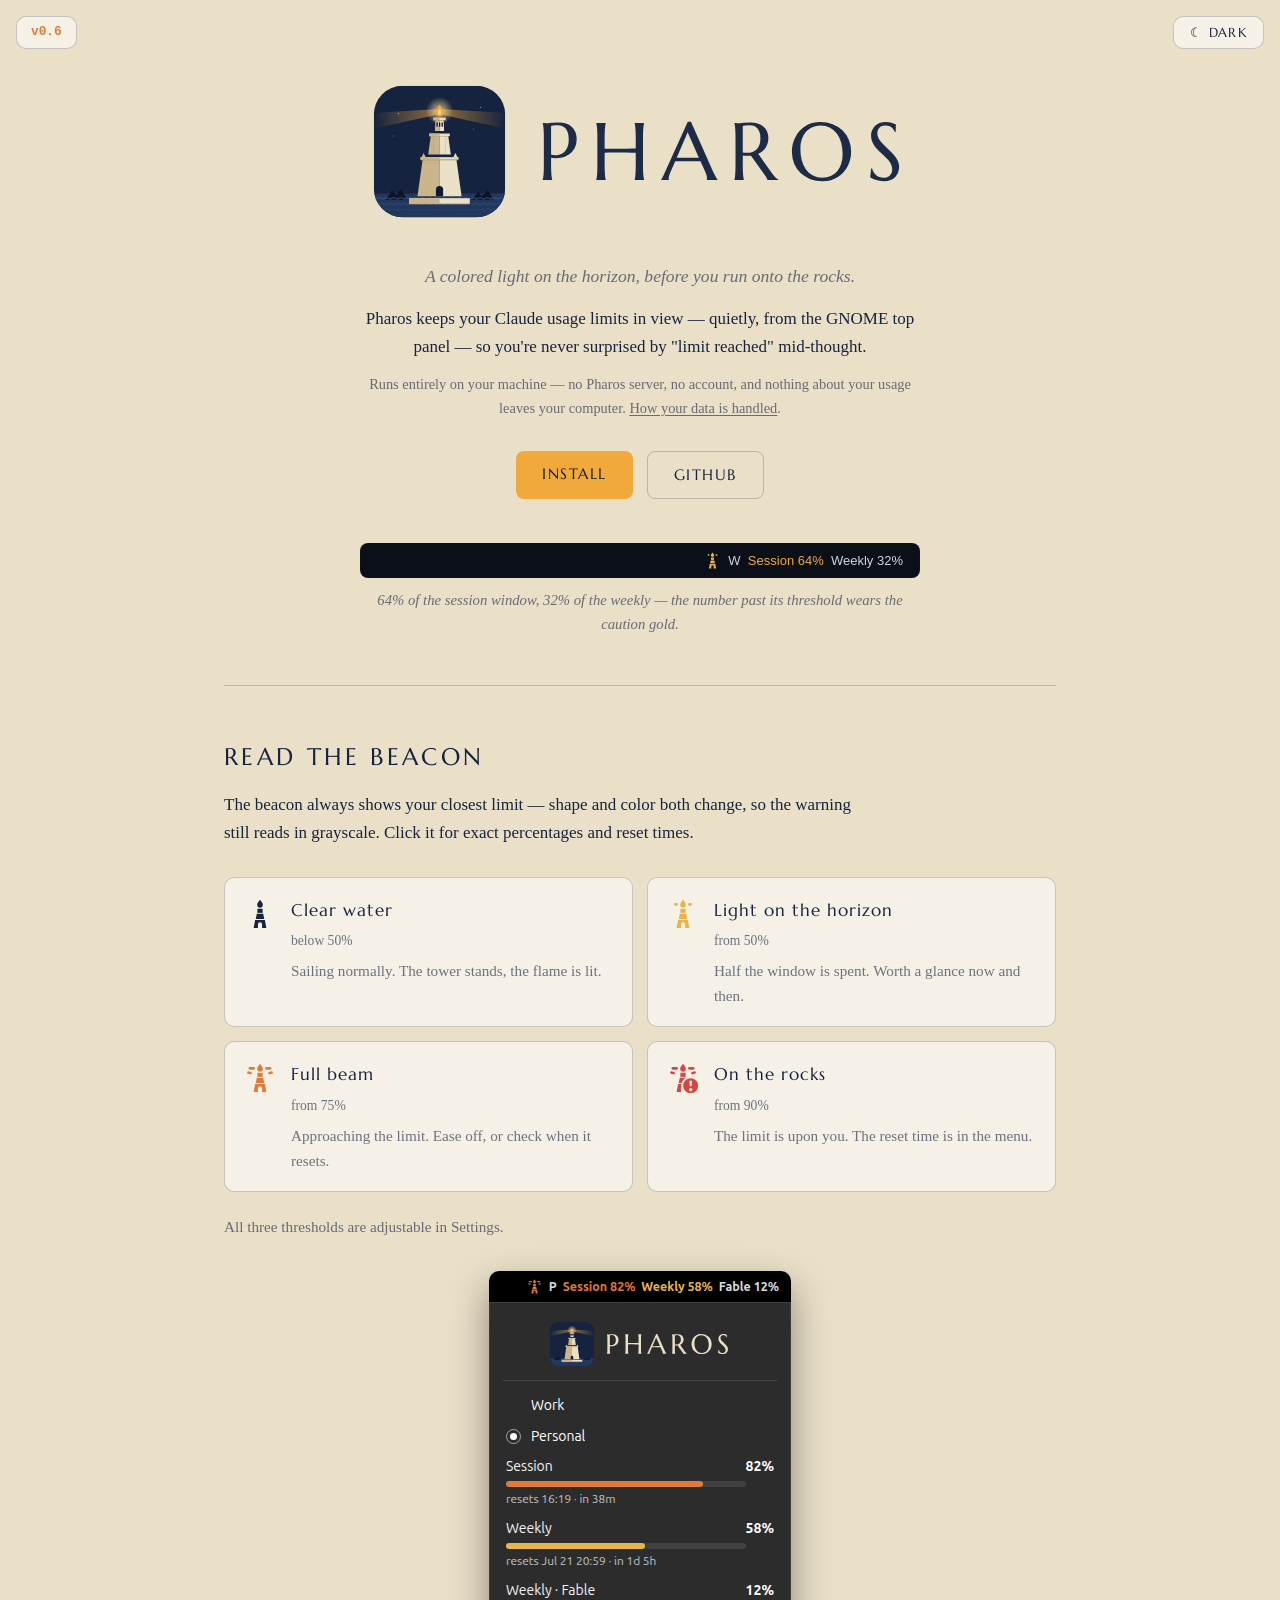
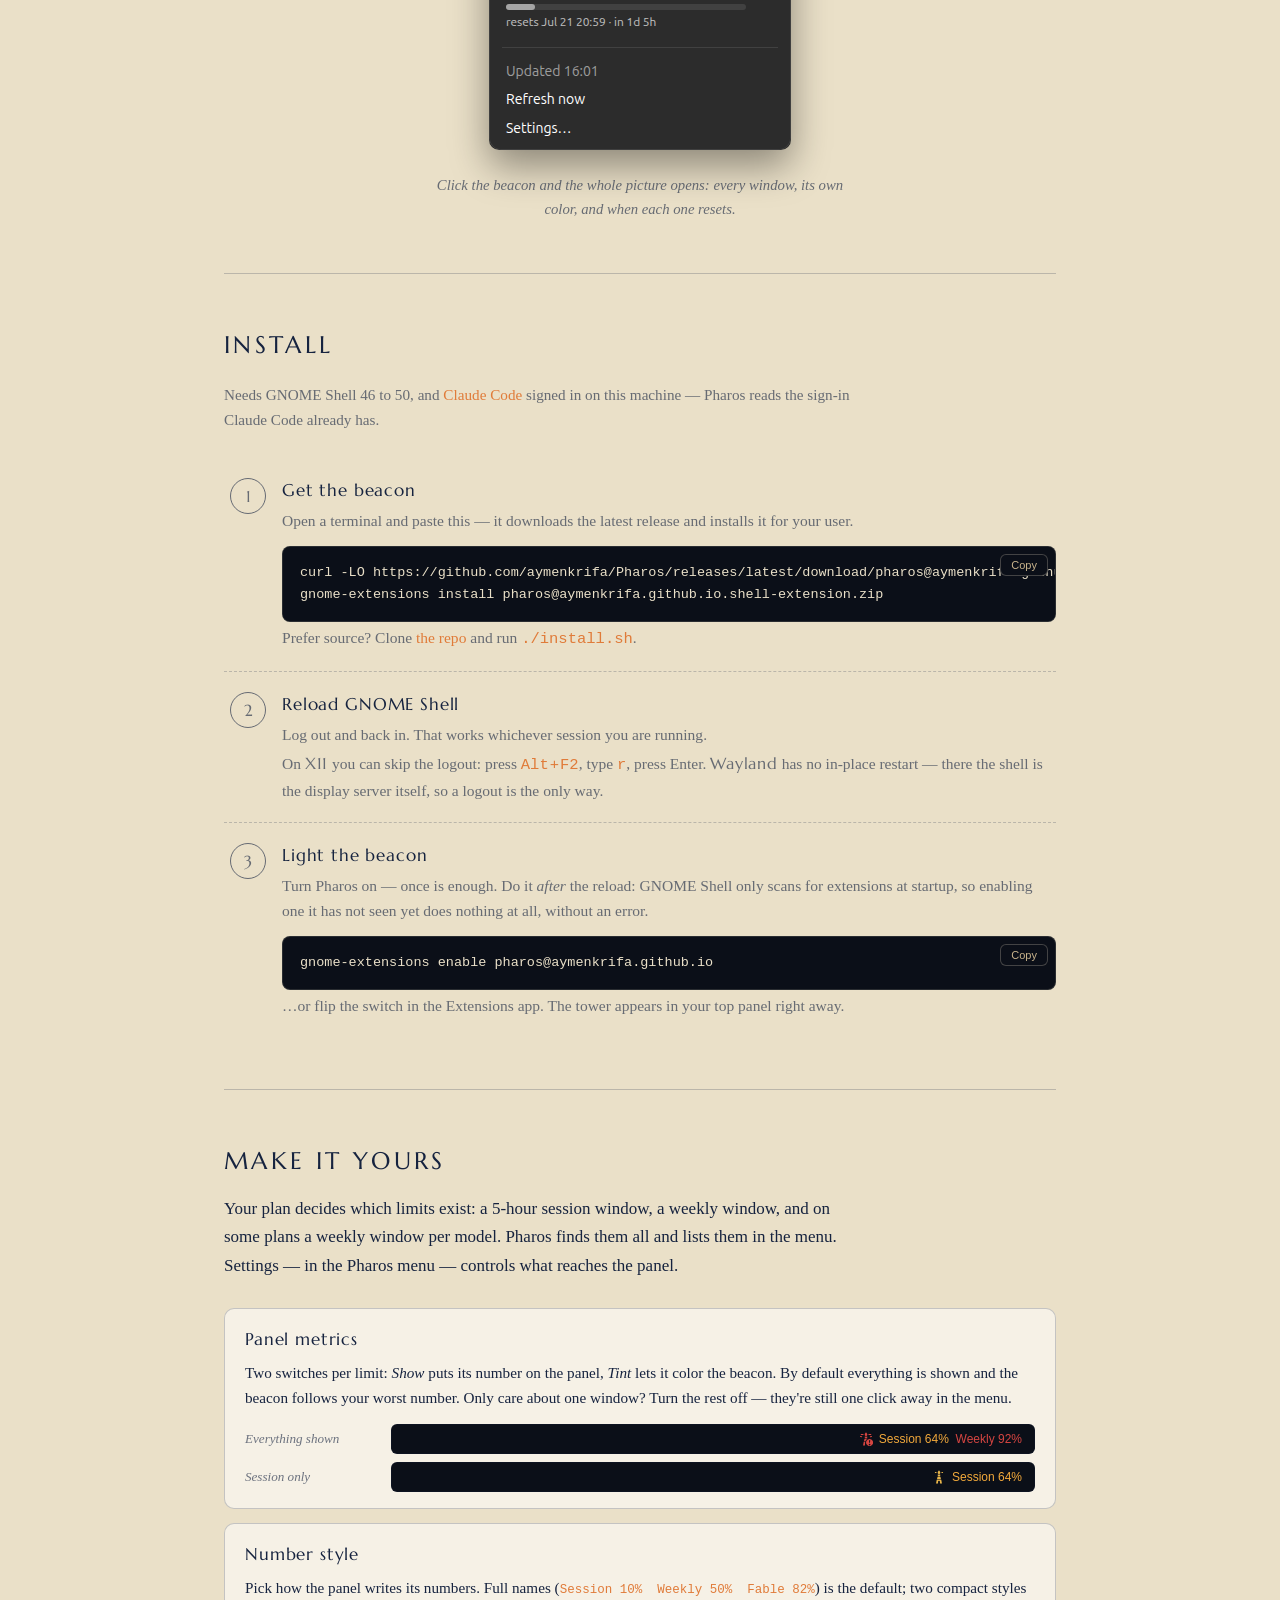
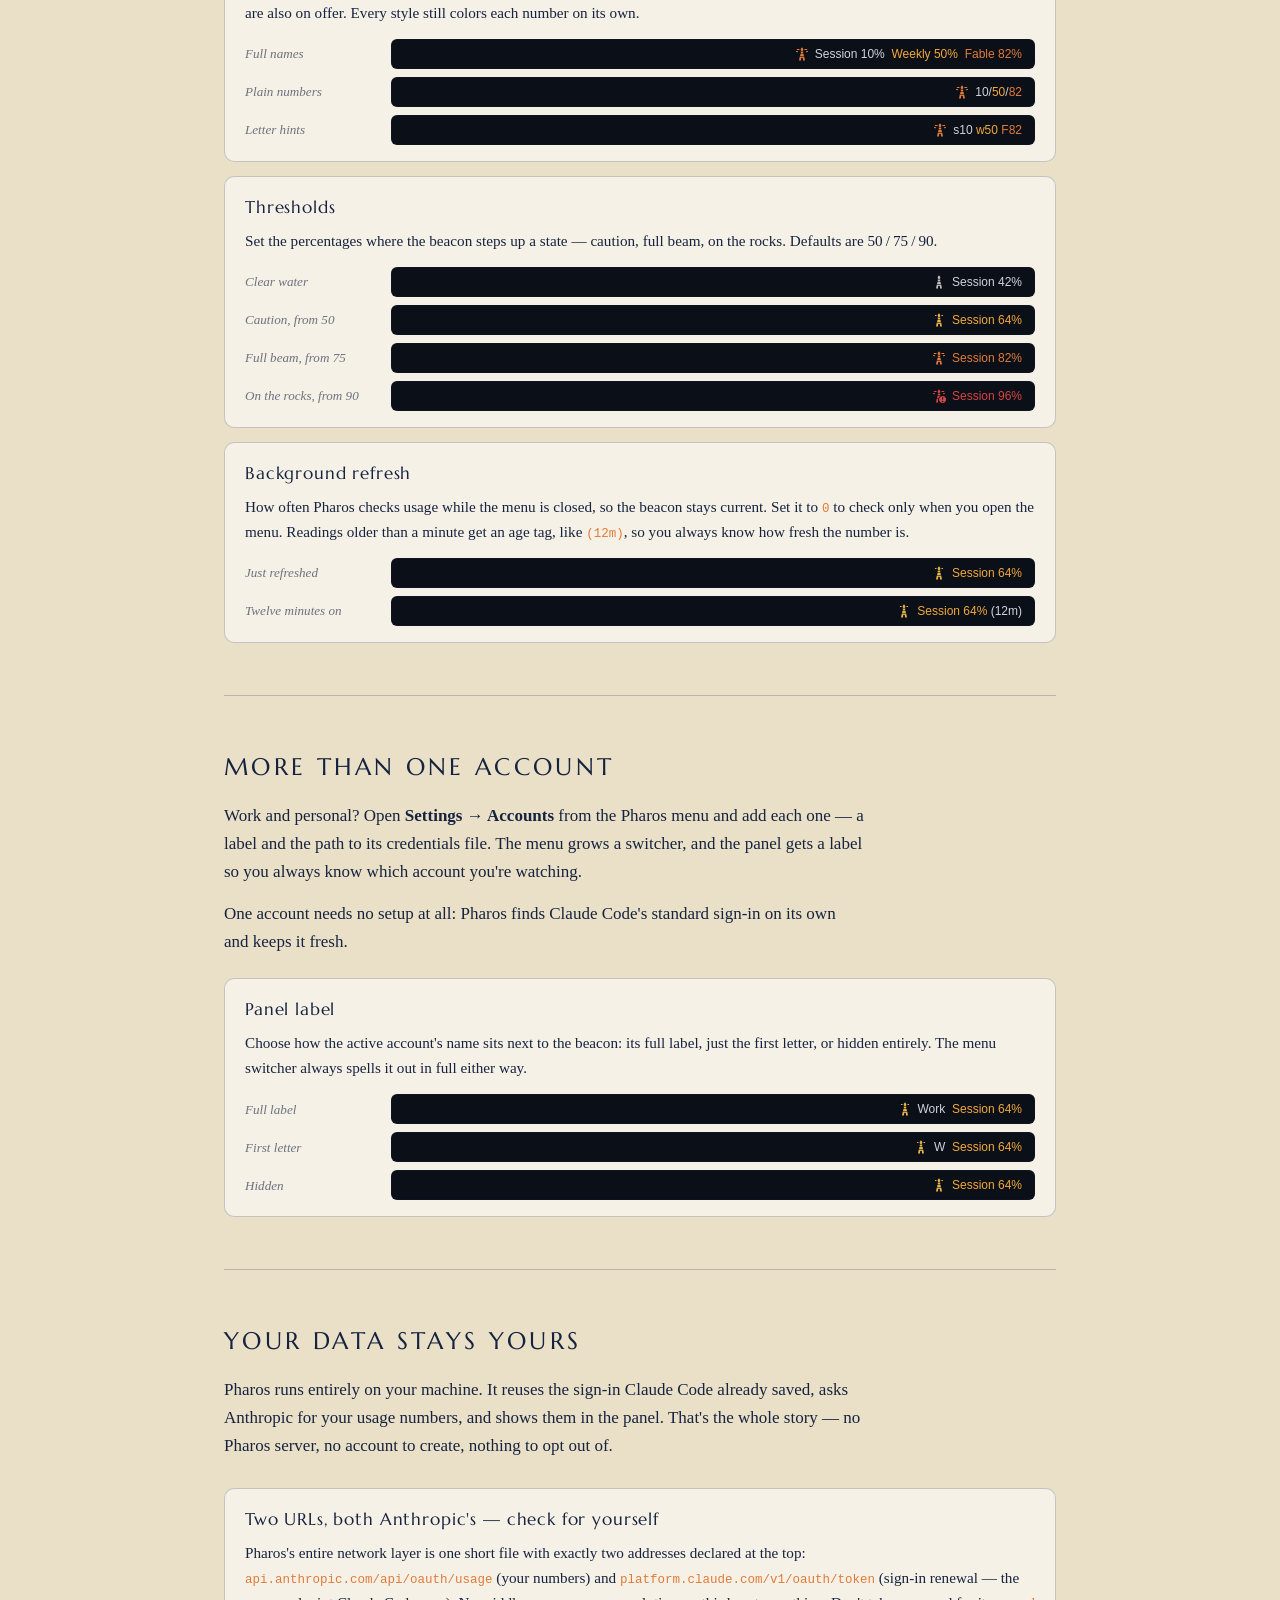
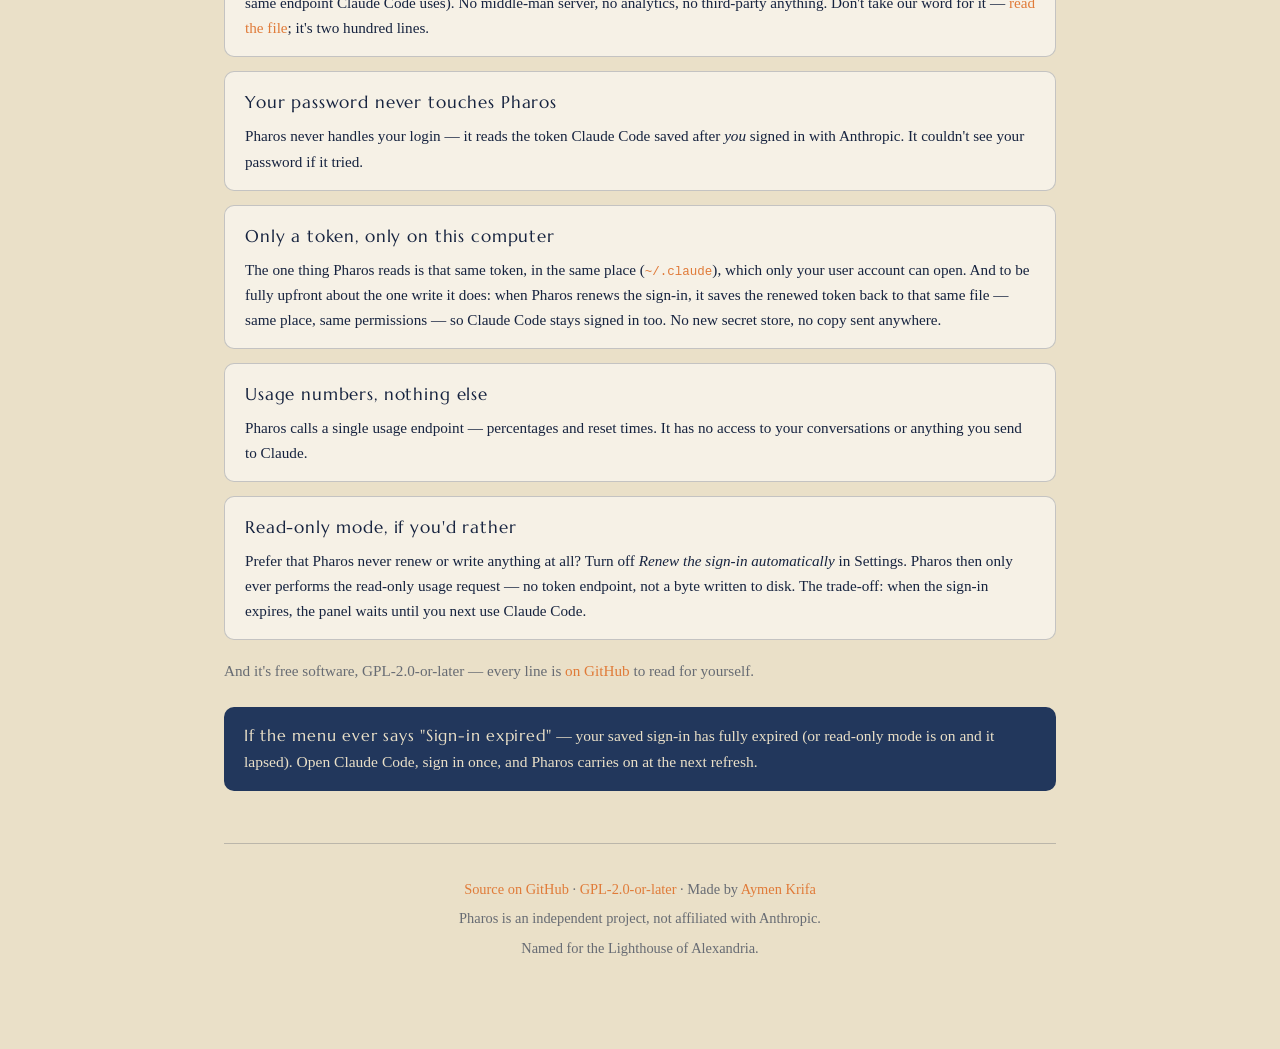
<file: docs/index.html>
<!DOCTYPE html>
<html lang="en">
<head>
<meta charset="utf-8">
<meta name="viewport" content="width=device-width, initial-scale=1">
<title>Pharos — your Claude usage, on the horizon</title>
<meta name="description" content="Pharos is a GNOME Shell extension that keeps your Claude 5-hour and 7-day usage limits in the top panel — a beacon that warns you before you run onto the rocks.">
<link rel="canonical" href="https://pharos.aymenkrifa.com/">
<link rel="icon" href="pharos-mark.svg" type="image/svg+xml">
<link rel="preconnect" href="https://fonts.googleapis.com">
<link href="https://fonts.googleapis.com/css2?family=Marcellus&display=swap" rel="stylesheet">
<script>
  // Apply the stored theme before first paint to avoid a flash.
  const t = localStorage.getItem('pharos-theme');
  if (t) document.documentElement.dataset.theme = t;
</script>
<style>
  :root {
    --night:#16233F; --night-2:#0F1930; --stone:#EAE0C8; --stone-s:#C9B48C;
    --gold:#F2A93B; --ember:#E07B39; --rocks:#D64541; --sea:#22375C;
    /* semantic tokens — dark by default */
    --bg: var(--night-2); --card: var(--night);
    --text: var(--stone); --muted: var(--stone-s);
    --line: rgba(234,224,200,.14); --code-bg: #0b0f18;
    --link: var(--gold);
    color-scheme: dark;
  }
  :root[data-theme="light"] {
    --bg: var(--stone); --card: rgba(255,255,255,.55);
    --text: var(--night); --muted: rgba(22,35,63,.62);
    --line: rgba(22,35,63,.22); --link: var(--ember);
    color-scheme: light;
  }
  @media (prefers-color-scheme: light) {
    :root:not([data-theme="dark"]) {
      --bg: var(--stone); --card: rgba(255,255,255,.55);
      --text: var(--night); --muted: rgba(22,35,63,.62);
      --line: rgba(22,35,63,.22); --link: var(--ember);
      color-scheme: light;
    }
  }

  /* theme-dependent image swaps */
  .only-light { display: none; }
  :root[data-theme="light"] .only-dark { display: none; }
  :root[data-theme="light"] .only-light { display: inline-block; }
  @media (prefers-color-scheme: light) {
    :root:not([data-theme="dark"]) .only-dark { display: none; }
    :root:not([data-theme="dark"]) .only-light { display: inline-block; }
  }

  * { box-sizing:border-box; margin:0; }
  html { scroll-behavior:smooth; }
  body {
    background:var(--bg); color:var(--text);
    font: 17px/1.65 Georgia, 'Times New Roman', serif;
  }
  h1,h2,h3 { font-family:'Marcellus', Georgia, serif; font-weight:400; letter-spacing:.08em; }
  h2 { font-size: 1.5rem; text-transform: uppercase; letter-spacing: .14em; }
  a { color: var(--link); text-decoration: none; }
  a:hover { text-decoration: underline; }
  main { max-width: 880px; margin: 0 auto; padding: 0 24px 80px; }

  #theme-toggle {
    position: fixed; top: 16px; right: 16px; z-index: 10;
    padding: 9px 16px; border-radius: 10px;
    border: 1px solid var(--line); background: var(--card); color: var(--text);
    font-family: 'Marcellus', Georgia, serif; font-size: .82rem;
    letter-spacing: .1em; text-transform: uppercase;
    cursor: pointer; line-height: 1;
  }
  #theme-toggle:hover { border-color: var(--muted); }

  /* Version reads like code, not prose: mono face + accent color so it's
     legible and actually catches the eye against the heading serif. */
  #ver-badge {
    position: fixed; top: 16px; left: 16px; z-index: 10;
    padding: 9px 14px; border-radius: 10px;
    border: 1px solid var(--line); background: var(--card); color: var(--link);
    font: 600 .8rem/1 'JetBrains Mono', 'Fira Mono', monospace;
    text-decoration: none;
  }
  #ver-badge:hover { border-color: var(--link); text-decoration: none; }

  .hero { padding: 72px 0 48px; text-align: center;
          border-bottom: 1px solid var(--line); }
  .hero img.lockup { max-width: 560px; width: 100%; height: auto; }
  .hero p.tag { margin-top: 22px; color: var(--muted); font-style: italic; font-size: 1.1rem; }
  .hero p.what { margin: 14px auto 0; max-width: 560px; }
  .hero p.assure { margin: 12px auto 0; max-width: 560px; color: var(--muted); font-size: .9rem; }
  .hero p.assure a { color: var(--muted); text-decoration: underline; text-underline-offset: 2px; }
  .hero p.assure a:hover { color: var(--text); }
  .cta { margin-top: 30px; display: flex; gap: 14px; justify-content: center; flex-wrap: wrap; }
  .cta a {
    display: inline-block; padding: 11px 26px; border-radius: 8px;
    font-family: 'Marcellus', Georgia, serif; letter-spacing: .1em; text-transform: uppercase;
    font-size: .92rem;
  }
  .cta a.primary { background: var(--gold); color: var(--night-2); }
  .cta a.primary:hover { text-decoration: none; filter: brightness(1.07); }
  .cta a.ghost { border: 1px solid var(--line); color: var(--text); }
  .cta a.ghost:hover { text-decoration: none; border-color: var(--muted); }

  /* simulated top bar — the GNOME bar is dark chrome in both themes */
  .panel-demo { margin: 44px auto 0; max-width: 560px; }
  .panel-demo .bar {
    background: #0b0f18; border-radius: 8px; padding: 8px 16px;
    display: flex; justify-content: flex-end; align-items: center; gap: 7px;
    font: 13px/1 'Cantarell', 'Segoe UI', sans-serif; color: var(--gold);
    border: 1px solid var(--line);
  }
  .panel-demo .bar img { width: 17px; height: 17px; display: block; }
  .panel-demo .caption { margin-top: 10px; color: var(--muted); font-size: .92rem; font-style: italic; }

  section { padding: 52px 0; border-bottom: 1px solid var(--line); }
  section > p { max-width: 640px; }
  .lede { margin-top: 14px; }

  /* settings cards */
  .opts { margin-top: 28px; display: grid; gap: 14px; }
  .opt {
    background: var(--card); border: 1px solid var(--line);
    border-radius: 10px; padding: 16px 20px;
  }
  .opt b { font-family: 'Marcellus', Georgia, serif; font-weight: 400; letter-spacing: .05em; }
  .opt p { margin-top: 6px; font-size: .95rem; }
  .opt code { font: 12.5px/1.5 'JetBrains Mono', 'Fira Mono', monospace; }

  /* miniatures of the top bar, one per settings card */
  .demos { margin-top: 14px; display: grid; gap: 8px; }
  .demos .row { display: grid; grid-template-columns: 134px 1fr; gap: 12px; align-items: center; }
  @media (max-width: 560px) { .demos .row { grid-template-columns: 1fr; gap: 5px; } }
  .demos .lbl { color: var(--muted); font-size: .82rem; font-style: italic; }
  .demos .bar {
    background: #0b0f18; border-radius: 6px; padding: 7px 12px;
    display: flex; justify-content: flex-end; align-items: center; gap: 6px;
    font: 12px/1 'Cantarell', 'Segoe UI', sans-serif; color: #cfd4dc;
    border: 1px solid var(--line); overflow-x: auto;
  }
  /* the bars are dark chrome in both themes, so the icons never swap */
  .demos .bar img { width: 14px; height: 14px; display: block; flex: none; }
  .demos .bar span { white-space: nowrap; }

  /* the menu, drawn to scale (see menu-mock.html) */
  .menu-shot { margin-top: 32px; text-align: center; }
  .menu-shot img {
    max-width: 302px; width: 100%; height: auto; border-radius: 10px;
    box-shadow: 0 16px 38px rgba(0,0,0,.4);
  }
  .menu-shot .caption {
    margin: 14px auto 0; max-width: 420px;
    color: var(--muted); font-size: .92rem; font-style: italic;
  }

  /* beacon states */
  .states { margin-top: 30px; display: grid; grid-template-columns: 1fr 1fr; gap: 14px; }
  @media (max-width: 640px) { .states { grid-template-columns: 1fr; } }
  .state {
    background: var(--card); border: 1px solid var(--line);
    border-radius: 10px; padding: 18px 20px; display: flex; gap: 16px; align-items: flex-start;
  }
  .state img { width: 30px; height: 30px; flex: none; margin-top: 3px; }
  .state b { font-family: 'Marcellus', Georgia, serif; font-weight: 400; letter-spacing: .06em;
             display: block; margin-bottom: 2px; }
  .state .at { color: var(--muted); font-size: .85rem; }
  .state p { font-size: .95rem; color: var(--muted); margin-top: 4px; }

  /* install */
  ol.steps { margin: 26px 0 0; padding: 0; list-style: none; counter-reset: step; }
  ol.steps li { counter-increment: step; padding: 18px 0 18px 58px; position: relative; }
  ol.steps li + li { border-top: 1px dashed var(--line); }
  ol.steps li::before {
    content: counter(step); position: absolute; left: 6px; top: 20px;
    width: 34px; height: 34px; border-radius: 50%; border: 1px solid var(--muted);
    color: var(--muted); display: flex; align-items: center; justify-content: center;
    font-family: 'Marcellus', Georgia, serif; font-size: 1rem;
  }
  ol.steps li b { font-family:'Marcellus', Georgia, serif; font-weight: 400; letter-spacing: .05em; }
  ol.steps li p { color: var(--muted); font-size: .97rem; margin-top: 3px; }
  /* terminal blocks stay dark in both themes — that's what a terminal looks like.
     The copy button lives on a non-scrolling wrapper so it stays pinned at the
     visible corner while the code scrolls sideways underneath it. */
  .codeblock { position: relative; margin-top: 12px; }
  pre {
    background: var(--code-bg); border: 1px solid rgba(234,224,200,.14);
    border-radius: 8px; padding: 15px 17px; overflow-x: auto;
    font: 13.5px/1.65 'JetBrains Mono', 'Fira Mono', monospace; color: var(--stone);
  }
  .codeblock .copy {
    position: absolute; top: 8px; right: 8px; border: 1px solid rgba(234,224,200,.25);
    background: var(--code-bg); color: var(--stone-s); border-radius: 6px;
    font: 11px 'Cantarell', sans-serif; padding: 4px 10px; cursor: pointer;
  }
  .codeblock .copy:hover { color: var(--stone); border-color: var(--stone-s); }
  code { color: var(--link); }
  pre code { color: inherit; }
  .req { margin-top: 16px; color: var(--muted); font-size: .95rem; }

  .note {
    margin-top: 24px; background: var(--sea); color: var(--stone);
    border-radius: 10px; padding: 16px 20px; font-size: .97rem;
  }
  .note b { font-family:'Marcellus', Georgia, serif; font-weight:400; letter-spacing:.05em; }
  .note code { color: var(--gold); }

  footer { padding: 34px 0 10px; text-align: center; color: var(--muted); font-size: .9rem; }
  footer p + p { margin-top: 6px; }
</style>
</head>
<body>
<a id="ver-badge" href="https://github.com/aymenkrifa/Pharos/releases/latest" target="_blank" rel="noopener" aria-label="Latest release">v0.6</a>
<button id="theme-toggle" aria-label="Switch between dark and light mode">☀</button>
<main>

  <div class="hero">
    <img class="lockup only-dark" src="pharos-logo-dark.svg" alt="Pharos" width="560" height="159">
    <img class="lockup only-light" src="pharos-logo-light.svg" alt="Pharos" width="560" height="159">
    <p class="tag">A colored light on the horizon, before you run onto the rocks.</p>
    <p class="what">Pharos keeps your Claude usage limits in view — quietly, from the
    GNOME top panel — so you're never surprised by "limit reached" mid-thought.</p>
    <p class="assure">Runs entirely on your machine — no Pharos server, no account,
    and nothing about your usage leaves your computer. <a href="#privacy">How your data is handled</a>.</p>
    <div class="cta">
      <a class="primary" href="#install">Install</a>
      <a class="ghost" href="https://github.com/aymenkrifa/Pharos" target="_blank" rel="noopener">GitHub</a>
    </div>
    <div class="panel-demo">
      <div class="bar" aria-label="Simulated GNOME top bar">
        <img src="pharos-state-caution.svg" alt="Pharos beacon, caution state">
        <span style="color:#cfd4dc">W&nbsp;&nbsp;<span style="color:var(--gold)">Session&nbsp;64%</span>&nbsp;&nbsp;Weekly&nbsp;32%</span>
      </div>
      <p class="caption">64% of the session window, 32% of the weekly — the number
      past its threshold wears the caution gold.</p>
    </div>
  </div>

  <section id="beacon">
    <h2>Read the beacon</h2>
    <p class="lede">The beacon always shows your closest limit — shape and
    color both change, so the warning still reads in grayscale. Click it for
    exact percentages and reset times.</p>
    <div class="states">
      <div class="state">
        <img class="only-dark" src="pharos-state-ok.svg" alt="Tower with flame, untinted">
        <img class="only-light" src="pharos-state-ok-light.svg" alt="Tower with flame, untinted">
        <div><b>Clear water</b> <span class="at">below 50%</span>
        <p>Sailing normally. The tower stands, the flame is lit.</p></div>
      </div>
      <div class="state">
        <img src="pharos-state-caution.svg" alt="Tower with short rays, gold">
        <div><b>Light on the horizon</b> <span class="at">from 50%</span>
        <p>Half the window is spent. Worth a glance now and then.</p></div>
      </div>
      <div class="state">
        <img src="pharos-state-warning.svg" alt="Tower with full beam, ember">
        <div><b>Full beam</b> <span class="at">from 75%</span>
        <p>Approaching the limit. Ease off, or check when it resets.</p></div>
      </div>
      <div class="state">
        <img src="pharos-state-critical.svg" alt="Tower with beam and exclamation badge, red">
        <div><b>On the rocks</b> <span class="at">from 90%</span>
        <p>The limit is upon you. The reset time is in the menu.</p></div>
      </div>
    </div>
    <p style="margin-top:22px; color:var(--muted); font-size:.95rem;">
    All three thresholds are adjustable in Settings.</p>
    <div class="menu-shot">
      <img src="pharos-menu.png" srcset="pharos-menu.png 1x, pharos-menu@2x.png 2x"
           width="302" height="479" loading="lazy"
           alt="The Pharos panel tag and its open menu: an account switcher above Session at 82% in ember, Weekly at 58% in gold, and Weekly · Fable at 12% untinted, each with its reset time">
      <p class="caption">Click the beacon and the whole picture opens: every window,
      its own color, and when each one resets.</p>
    </div>
  </section>

  <section id="install">
    <h2>Install</h2>
    <p class="req">Needs GNOME Shell 46 to 50, and
    <a href="https://claude.com/product/claude-code" target="_blank" rel="noopener">Claude Code</a> signed in on
    this machine — Pharos reads the sign-in Claude Code already has.</p>
    <ol class="steps">
      <li>
        <b>Get the beacon</b>
        <p>Open a terminal and paste this — it downloads the latest release and
        installs it for your user.</p>
        <div class="codeblock"><button class="copy" data-copy>Copy</button><pre><code>curl -LO https://github.com/aymenkrifa/Pharos/releases/latest/download/pharos@aymenkrifa.github.io.shell-extension.zip
gnome-extensions install pharos@aymenkrifa.github.io.shell-extension.zip</code></pre></div>
        <p>Prefer source? Clone
        <a href="https://github.com/aymenkrifa/Pharos" target="_blank" rel="noopener">the repo</a> and run
        <code>./install.sh</code>.</p>
      </li>
      <li>
        <b>Reload GNOME Shell</b>
        <p>Log out and back in. That works whichever session you are running.</p>
        <p>On <b>X11</b> you can skip the logout: press
        <code>Alt&#8202;+&#8202;F2</code>, type <code>r</code>, press Enter.
        <b>Wayland</b> has no in-place restart — there the shell is the display
        server itself, so a logout is the only way.</p>
      </li>
      <li>
        <b>Light the beacon</b>
        <p>Turn Pharos on — once is enough. Do it <em>after</em> the reload:
        GNOME Shell only scans for extensions at startup, so enabling one it
        has not seen yet does nothing at all, without an error.</p>
        <div class="codeblock"><button class="copy" data-copy>Copy</button><pre><code>gnome-extensions enable pharos@aymenkrifa.github.io</code></pre></div>
        <p>…or flip the switch in the Extensions app. The tower appears in your
        top panel right away.</p>
      </li>
    </ol>
  </section>

  <section id="settings">
    <h2>Make it yours</h2>
    <p class="lede">Your plan decides which limits exist: a 5-hour session
    window, a weekly window, and on some plans a weekly window per model.
    Pharos finds them all and lists them in the menu. Settings — in the Pharos
    menu — controls what reaches the panel.</p>
    <div class="opts">
      <div class="opt"><b>Panel metrics</b>
        <p>Two switches per limit: <i>Show</i> puts its number on the panel,
        <i>Tint</i> lets it color the beacon. By default everything is shown
        and the beacon follows your worst number. Only care about one window?
        Turn the rest off — they're still one click away in the menu.</p>
        <div class="demos">
          <div class="row">
            <span class="lbl">Everything shown</span>
            <div class="bar">
              <img src="pharos-state-critical.svg" alt="Beacon, on the rocks">
              <span><span style="color:var(--gold)">Session&nbsp;64%</span>&nbsp;&nbsp;<span style="color:var(--rocks)">Weekly&nbsp;92%</span></span>
            </div>
          </div>
          <div class="row">
            <span class="lbl">Session only</span>
            <div class="bar">
              <img src="pharos-state-caution.svg" alt="Beacon, caution">
              <span><span style="color:var(--gold)">Session&nbsp;64%</span></span>
            </div>
          </div>
        </div>
      </div>
      <div class="opt"><b>Number style</b>
        <p>Pick how the panel writes its numbers. Full names
        (<code>Session 10%&nbsp; Weekly 50%&nbsp; Fable 82%</code>) is the
        default; two compact styles are also on offer. Every style still
        colors each number on its own.</p>
        <div class="demos">
          <div class="row">
            <span class="lbl">Full names</span>
            <div class="bar">
              <img src="pharos-state-warning.svg" alt="Beacon, full beam">
              <span>Session&nbsp;10%&nbsp;&nbsp;<span style="color:var(--gold)">Weekly&nbsp;50%</span>&nbsp;&nbsp;<span style="color:var(--ember)">Fable&nbsp;82%</span></span>
            </div>
          </div>
          <div class="row">
            <span class="lbl">Plain numbers</span>
            <div class="bar">
              <img src="pharos-state-warning.svg" alt="Beacon, full beam">
              <span>10/<span style="color:var(--gold)">50</span>/<span style="color:var(--ember)">82</span></span>
            </div>
          </div>
          <div class="row">
            <span class="lbl">Letter hints</span>
            <div class="bar">
              <img src="pharos-state-warning.svg" alt="Beacon, full beam">
              <span>s10 <span style="color:var(--gold)">w50</span> <span style="color:var(--ember)">F82</span></span>
            </div>
          </div>
        </div>
      </div>
      <div class="opt"><b>Thresholds</b>
        <p>Set the percentages where the beacon steps up a state — caution,
        full beam, on the rocks. Defaults are
        50&thinsp;/&thinsp;75&thinsp;/&thinsp;90.</p>
        <div class="demos">
          <div class="row">
            <span class="lbl">Clear water</span>
            <div class="bar">
              <img src="pharos-state-ok.svg" alt="Beacon, clear water">
              <span>Session&nbsp;42%</span>
            </div>
          </div>
          <div class="row">
            <span class="lbl">Caution, from 50</span>
            <div class="bar">
              <img src="pharos-state-caution.svg" alt="Beacon, caution">
              <span style="color:var(--gold)">Session&nbsp;64%</span>
            </div>
          </div>
          <div class="row">
            <span class="lbl">Full beam, from 75</span>
            <div class="bar">
              <img src="pharos-state-warning.svg" alt="Beacon, full beam">
              <span style="color:var(--ember)">Session&nbsp;82%</span>
            </div>
          </div>
          <div class="row">
            <span class="lbl">On the rocks, from 90</span>
            <div class="bar">
              <img src="pharos-state-critical.svg" alt="Beacon, on the rocks">
              <span style="color:var(--rocks)">Session&nbsp;96%</span>
            </div>
          </div>
        </div>
      </div>
      <div class="opt"><b>Background refresh</b>
        <p>How often Pharos checks usage while the menu is closed, so the
        beacon stays current. Set it to <code>0</code> to check only when you
        open the menu. Readings older than a minute get an age tag, like
        <code>(12m)</code>, so you always know how fresh the number is.</p>
        <div class="demos">
          <div class="row">
            <span class="lbl">Just refreshed</span>
            <div class="bar">
              <img src="pharos-state-caution.svg" alt="Beacon, caution">
              <span style="color:var(--gold)">Session&nbsp;64%</span>
            </div>
          </div>
          <div class="row">
            <span class="lbl">Twelve minutes on</span>
            <div class="bar">
              <img src="pharos-state-caution.svg" alt="Beacon, caution">
              <span><span style="color:var(--gold)">Session&nbsp;64%</span>&nbsp;(12m)</span>
            </div>
          </div>
        </div>
      </div>
    </div>
  </section>

  <section id="accounts">
    <h2>More than one account</h2>
    <p class="lede">Work and personal? Open <b>Settings → Accounts</b> from the Pharos
    menu and add each one — a label and the path to its credentials file. The menu
    grows a switcher, and the panel gets a label so you always know which
    account you're watching.</p>
    <p style="margin-top:14px;">One account needs no setup at all: Pharos finds
    Claude Code's standard sign-in on its own and keeps it fresh.</p>
    <div class="opts" style="margin-top:22px;">
      <div class="opt"><b>Panel label</b>
        <p>Choose how the active account's name sits next to the beacon: its
        full label, just the first letter, or hidden entirely. The menu
        switcher always spells it out in full either way.</p>
        <div class="demos">
          <div class="row">
            <span class="lbl">Full label</span>
            <div class="bar">
              <img src="pharos-state-caution.svg" alt="Beacon, caution">
              <span>Work&nbsp;&nbsp;<span style="color:var(--gold)">Session&nbsp;64%</span></span>
            </div>
          </div>
          <div class="row">
            <span class="lbl">First letter</span>
            <div class="bar">
              <img src="pharos-state-caution.svg" alt="Beacon, caution">
              <span>W&nbsp;&nbsp;<span style="color:var(--gold)">Session&nbsp;64%</span></span>
            </div>
          </div>
          <div class="row">
            <span class="lbl">Hidden</span>
            <div class="bar">
              <img src="pharos-state-caution.svg" alt="Beacon, caution">
              <span style="color:var(--gold)">Session&nbsp;64%</span>
            </div>
          </div>
        </div>
      </div>
    </div>
  </section>

  <section id="privacy">
    <h2>Your data stays yours</h2>
    <p class="lede">Pharos runs entirely on your machine. It reuses the sign-in
    Claude Code already saved, asks Anthropic for your usage numbers, and shows
    them in the panel. That's the whole story — no Pharos server, no account to
    create, nothing to opt out of.</p>
    <div class="opts">
      <div class="opt"><b>Two URLs, both Anthropic's — check for yourself</b>
        <p>Pharos's entire network layer is one short file with exactly two
        addresses declared at the top:
        <code>api.anthropic.com/api/oauth/usage</code> (your numbers) and
        <code>platform.claude.com/v1/oauth/token</code> (sign-in renewal — the
        same endpoint Claude Code uses). No middle-man server, no analytics, no
        third-party anything. Don't take our word for it —
        <a href="https://github.com/aymenkrifa/Pharos/blob/main/lib/client.js"
        target="_blank" rel="noopener">read the file</a>; it's two hundred
        lines.</p>
      </div>
      <div class="opt"><b>Your password never touches Pharos</b>
        <p>Pharos never handles your login — it reads the token Claude Code saved
        after <i>you</i> signed in with Anthropic. It couldn't see your password
        if it tried.</p>
      </div>
      <div class="opt"><b>Only a token, only on this computer</b>
        <p>The one thing Pharos reads is that same token, in the same place
        (<code>~/.claude</code>), which only your user account can open. And to
        be fully upfront about the one write it does: when Pharos renews the
        sign-in, it saves the renewed token back to that same file — same
        place, same permissions — so Claude Code stays signed in too. No new
        secret store, no copy sent anywhere.</p>
      </div>
      <div class="opt"><b>Usage numbers, nothing else</b>
        <p>Pharos calls a single usage endpoint — percentages and reset times. It
        has no access to your conversations or anything you send to Claude.</p>
      </div>
      <div class="opt"><b>Read-only mode, if you'd rather</b>
        <p>Prefer that Pharos never renew or write anything at all? Turn off
        <i>Renew the sign-in automatically</i> in Settings. Pharos then only
        ever performs the read-only usage request — no token endpoint, not a
        byte written to disk. The trade-off: when the sign-in expires, the
        panel waits until you next use Claude Code.</p>
      </div>
    </div>
    <p style="margin-top:18px; color:var(--muted); font-size:.95rem;">
    And it's free software, GPL-2.0-or-later — every line is
    <a href="https://github.com/aymenkrifa/Pharos" target="_blank" rel="noopener">on
    GitHub</a> to read for yourself.</p>
    <div class="note">
      <b>If the menu ever says "Sign-in expired"</b> — your saved sign-in has
      fully expired (or read-only mode is on and it lapsed). Open Claude Code,
      sign in once, and Pharos carries on at the next refresh.
    </div>
  </section>

  <footer>
    <p><a href="https://github.com/aymenkrifa/Pharos" target="_blank" rel="noopener">Source on GitHub</a> ·
       <a href="https://github.com/aymenkrifa/Pharos/blob/main/LICENSE" target="_blank" rel="noopener">GPL-2.0-or-later</a> ·
       Made by <a href="https://aymenkrifa.com" target="_blank" rel="noopener">Aymen Krifa</a></p>
    <p>Pharos is an independent project, not affiliated with Anthropic.</p>
    <p>Named for the Lighthouse of Alexandria.</p>
  </footer>

</main>
<script>
  // Copy buttons
  for (const btn of document.querySelectorAll('button[data-copy]')) {
    btn.addEventListener('click', async () => {
      const code = btn.parentElement.querySelector('code');
      try {
        await navigator.clipboard.writeText(code.innerText);
        btn.textContent = 'Copied';
        setTimeout(() => { btn.textContent = 'Copy'; }, 1600);
      } catch (_e) { /* clipboard unavailable; leave the button as-is */ }
    });
  }

  // Theme toggle: follows the system preference until the visitor chooses,
  // then remembers the choice.
  const root = document.documentElement;
  const toggle = document.getElementById('theme-toggle');
  const mq = matchMedia('(prefers-color-scheme: light)');
  const effective = () => root.dataset.theme ?? (mq.matches ? 'light' : 'dark');
  // The label names the mode you'd switch TO.
  const paint = () => { toggle.textContent = effective() === 'light' ? '☾ Dark' : '☀ Light'; };
  paint();
  toggle.addEventListener('click', () => {
    const next = effective() === 'light' ? 'dark' : 'light';
    root.dataset.theme = next;
    localStorage.setItem('pharos-theme', next);
    paint();
  });
  mq.addEventListener('change', paint);

  // Version badge: ships with the current version baked in (renders instantly,
  // survives an offline / rate-limited API), then corrects itself from the
  // GitHub releases API when reachable.
  const ver = document.getElementById('ver-badge');
  if (ver && window.fetch) {
    fetch('https://api.github.com/repos/aymenkrifa/Pharos/releases/latest',
          { headers: { 'Accept': 'application/vnd.github+json' } })
      .then(r => r.ok ? r.json() : null)
      .then(d => { if (d && d.tag_name) ver.textContent = d.tag_name; })
      .catch(() => { /* keep the baked-in version */ });
  }
</script>
</body>
</html>
</file>
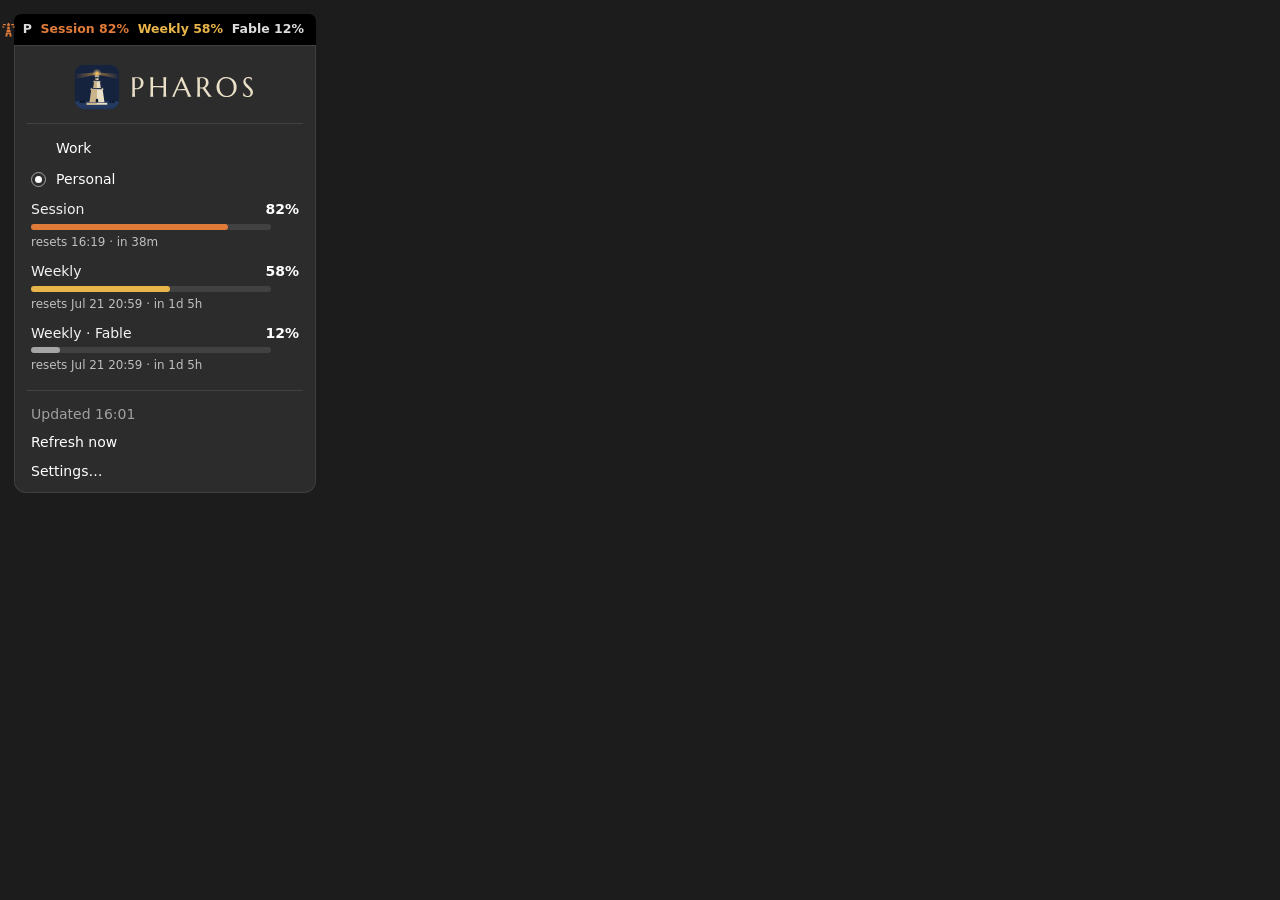
<file: docs/menu-mock.html>
<!DOCTYPE html>
<html lang="en">
<head>
<meta charset="utf-8">
<title>Pharos menu — illustration source</title>
<!--
  Source for docs/pharos-menu.png. This is a drawing of the menu, not a
  screen capture: a real one would only ever show one account's usage at
  one moment, and the states worth explaining (clear / caution / full beam)
  rarely coincide. Measurements below are copied from stylesheet.css and
  lib/meter.js so the drawing stays faithful — update them together.

  Re-render after editing — both sizes, then trim each to the card. The 1x
  is what the README shows (GitHub markdown can't pick by density, and a
  downscaled 2x reads blurry on ordinary displays); the site serves either
  via srcset.

    chromium --headless --hide-scrollbars --window-size=360,700 \
      --screenshot=pharos-menu.png menu-mock.html
    chromium --headless --hide-scrollbars --window-size=360,700 \
      --force-device-scale-factor=2 --screenshot=pharos-menu@2x.png menu-mock.html
-->
<style>
  * { box-sizing: border-box; margin: 0; }
  body {
    background: #1c1c1c;      /* stand-in for the desktop behind the panel */
    padding: 14px;
    font: 14px/1.35 'Cantarell', 'Ubuntu', 'DejaVu Sans', sans-serif;
    color: #fff;
    -webkit-font-smoothing: antialiased;
  }
  .wrap { width: 302px; }

  /* the GNOME top bar strip, cropped to the Pharos indicator */
  .topbar {
    background: #000; border-radius: 7px 7px 0 0;
    padding: 7px 12px; display: flex; align-items: center; gap: 7px;
    justify-content: flex-end; font-size: 12.5px; font-weight: 700;
    color: #dcdcdc;
  }
  .topbar img { width: 15px; height: 15px; display: block; }

  /* the popover */
  .menu {
    background: #2c2c2c; border: 1px solid rgba(255,255,255,.09);
    border-radius: 0 0 12px 12px; padding: 10px 0 6px;
  }
  .logo { display: block; width: 190px; height: 54px; margin: 4px auto 2px; }
  .sep { height: 1px; background: rgba(255,255,255,.10); margin: 9px 12px; }

  .row { padding: 6px 16px; font-size: 14px; }
  .acct { display: flex; align-items: center; gap: 10px; }
  .radio {
    width: 15px; height: 15px; border-radius: 50%;
    border: 1px solid rgba(255,255,255,.55); flex: none;
    display: flex; align-items: center; justify-content: center;
  }
  .radio i { width: 7px; height: 7px; border-radius: 50%; background: #fff; }
  .acct.off { padding-left: 41px; }   /* aligns label with the radio rows */

  /* one usage window — mirrors lib/meter.js */
  .meter { padding: 5px 16px 7px; }
  .mhead { display: flex; align-items: center; gap: 8px; }
  .mname { color: #f2f2f2; }
  .mpct { margin-left: auto; font-weight: 700; font-variant-numeric: tabular-nums; }
  .track {
    width: 240px; height: 6px; border-radius: 4px; margin-top: 5px;
    background: rgba(127,127,127,.25);
  }
  .fill { height: 6px; border-radius: 4px; }
  .reset { font-size: 11.9px; opacity: .7; margin-top: 4px; }

  .foot { padding: 5px 16px; font-size: 14px; }
  .muted { color: rgba(255,255,255,.55); }
</style>
</head>
<body>
<div class="wrap">

  <div class="topbar">
    <img src="pharos-state-warning.svg" alt="">
    <span>P&nbsp;&nbsp;<span style="color:#E07B39">Session&nbsp;82%</span>&nbsp;&nbsp;<span style="color:#E8B54A">Weekly&nbsp;58%</span>&nbsp;&nbsp;Fable&nbsp;12%</span>
  </div>

  <div class="menu">
    <img class="logo" src="pharos-logo-dark.svg" alt="Pharos">
    <div class="sep"></div>

    <div class="row acct off">Work</div>
    <div class="row acct"><span class="radio"><i></i></span>Personal</div>

    <div class="meter">
      <div class="mhead">
        <span class="mname">Session</span>
        <span class="mpct">82%</span>
      </div>
      <div class="track"><div class="fill" style="width:197px;background:#E07B39"></div></div>
      <div class="reset">resets 16:19 · in 38m</div>
    </div>

    <div class="meter">
      <div class="mhead">
        <span class="mname">Weekly</span>
        <span class="mpct">58%</span>
      </div>
      <div class="track"><div class="fill" style="width:139px;background:#E8B54A"></div></div>
      <div class="reset">resets Jul 21 20:59 · in 1d 5h</div>
    </div>

    <div class="meter">
      <div class="mhead">
        <span class="mname">Weekly · Fable</span>
        <span class="mpct">12%</span>
      </div>
      <div class="track"><div class="fill" style="width:29px;background:rgba(190,190,190,.8)"></div></div>
      <div class="reset">resets Jul 21 20:59 · in 1d 5h</div>
    </div>

    <div class="sep"></div>
    <div class="foot muted">Updated 16:01</div>
    <div class="foot">Refresh now</div>
    <div class="foot">Settings…</div>
  </div>

</div>
</body>
</html>
</file>
